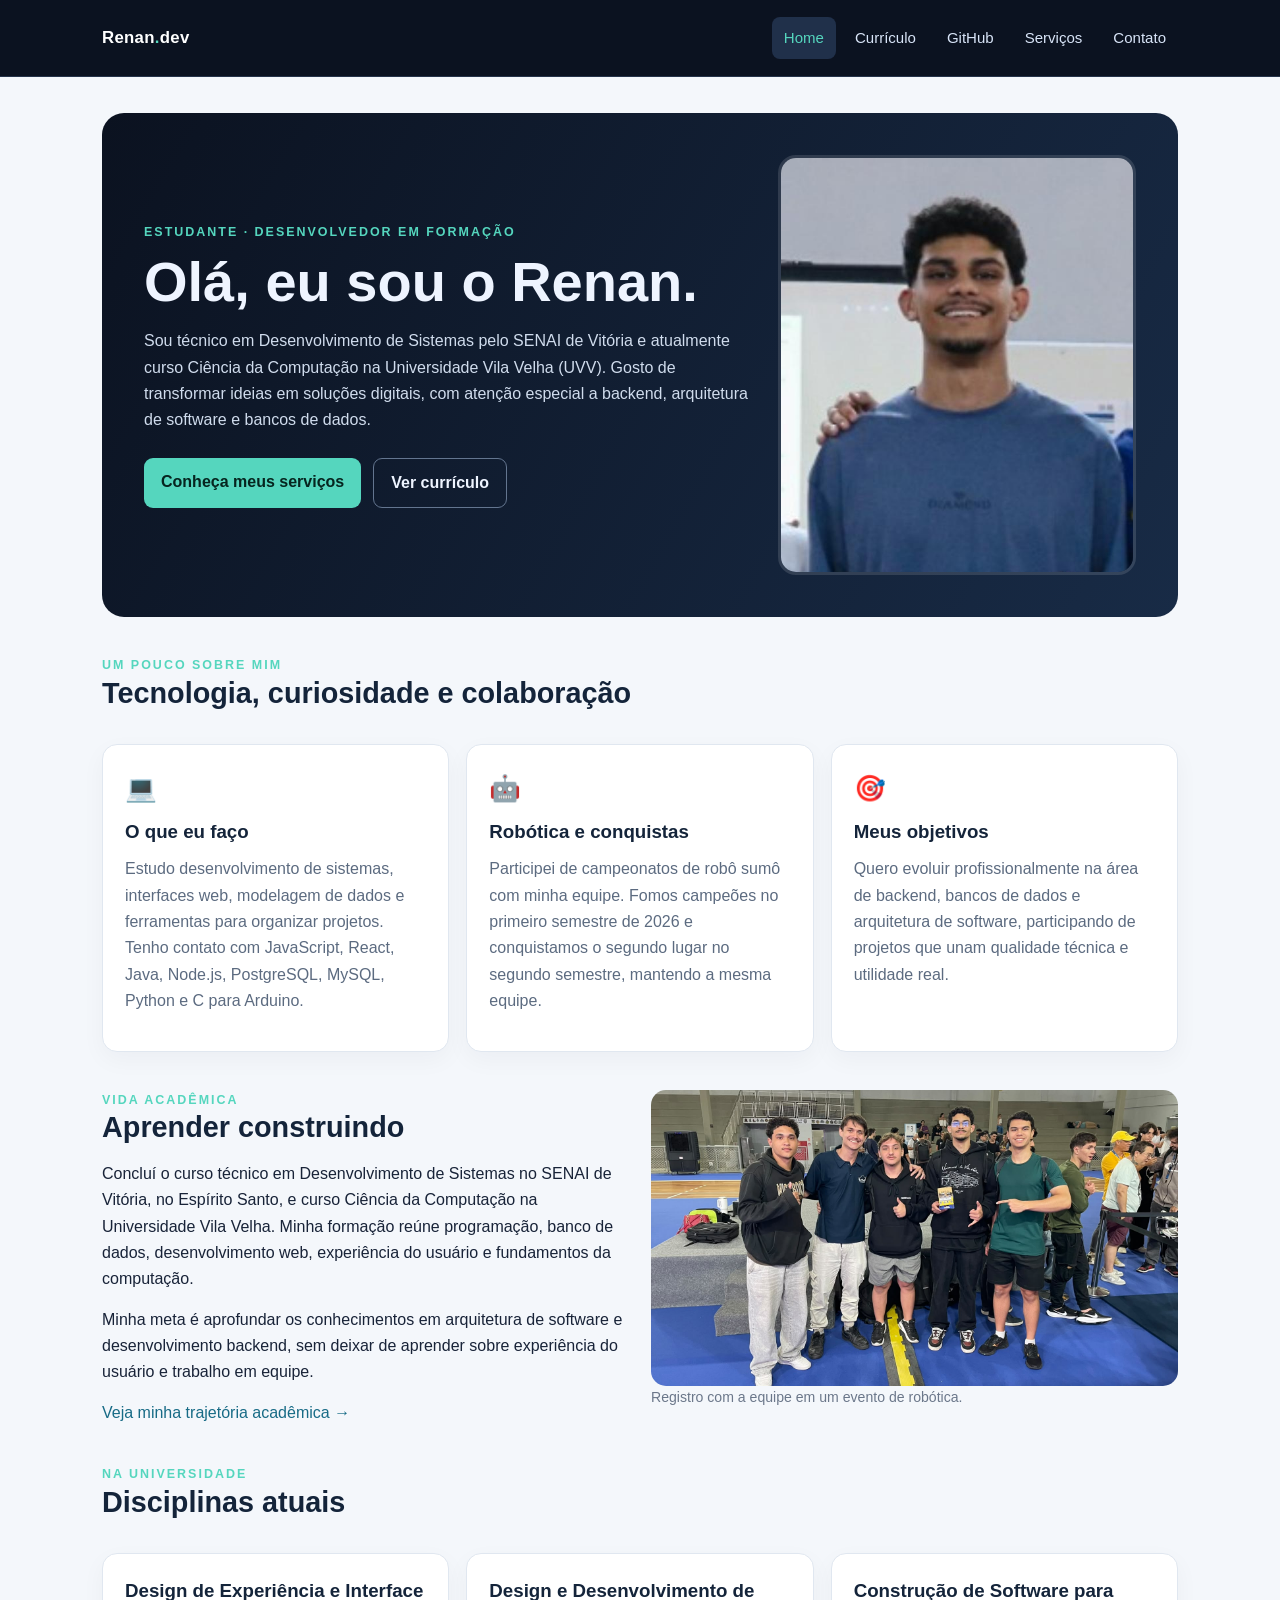
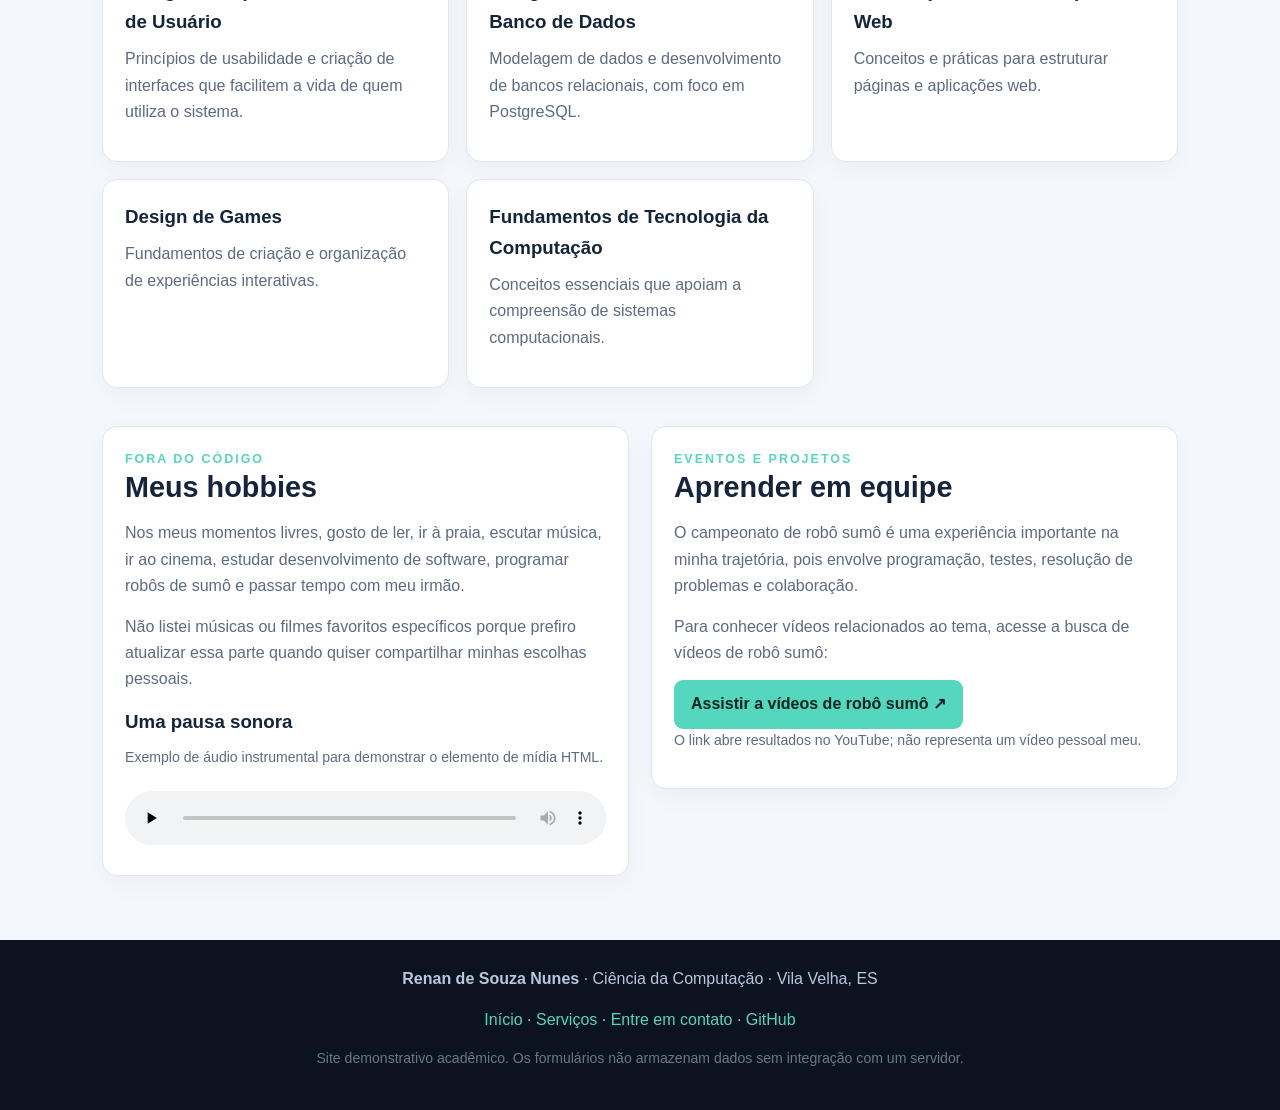
<file: index.html>
<!doctype html>
<html lang="pt-BR">

<head>
    <meta charset="utf-8">
    <meta name="viewport" content="width=device-width, initial-scale=1">
    <meta name="description"
        content="Portfólio de Renan de Souza Nunes, estudante de Ciência da Computação e desenvolvedor.">
    <title>Início | Renan de Souza Nunes</title>
    <link rel="stylesheet" href="style.css">
</head>

<body>
    <header>
        <div class="nav-wrap"><a class="brand" href="index.html">Renan<span>.</span>dev</a>
            <nav aria-label="Menu principal"><a class="active" href="index.html">Home</a><a class=""
                    href="curriculo.html">Currículo</a><a class="" href="github.html">GitHub</a><a class=""
                    href="servicos.html">Serviços</a><a class="" href="contato.html">Contato</a></nav>
        </div>
    </header>
    <main>
        <section class="hero">
            <div>
                <div class="eyebrow">Estudante · Desenvolvedor em formação</div>
                <h1>Olá, eu sou o Renan.</h1>
                <p>Sou técnico em Desenvolvimento de Sistemas pelo SENAI de Vitória e atualmente curso Ciência da
                    Computação na Universidade Vila Velha (UVV). Gosto de transformar ideias em soluções digitais, com
                    atenção especial a backend, arquitetura de software e bancos de dados.</p>
                <div class="actions"><a class="btn" href="servicos.html">Conheça meus serviços</a><a
                        class="btn secondary" href="curriculo.html">Ver currículo</a></div>
            </div><img src="assets/eu.jpeg" alt="Eu segurando o robo da minha equipe do campeonato de robô sumô">
        </section>
        <section class="section">
            <div class="section-head">
                <div>
                    <div class="eyebrow">Um pouco sobre mim</div>
                    <h2>Tecnologia, curiosidade e colaboração</h2>
                </div>
            </div>
            <div class="grid">
                <article class="card">
                    <div class="icon">💻</div>
                    <h3>O que eu faço</h3>
                    <p>Estudo desenvolvimento de sistemas, interfaces web, modelagem de dados e ferramentas para
                        organizar projetos. Tenho contato com JavaScript, React, Java, Node.js, PostgreSQL, MySQL,
                        Python e C para Arduino.</p>
                </article>
                <article class="card">
                    <div class="icon">🤖</div>
                    <h3>Robótica e conquistas</h3>
                    <p>Participei de campeonatos de robô sumô com minha equipe. Fomos campeões no primeiro semestre de
                        2026 e conquistamos o segundo lugar no segundo semestre, mantendo a mesma equipe.</p>
                </article>
                <article class="card">
                    <div class="icon">🎯</div>
                    <h3>Meus objetivos</h3>
                    <p>Quero evoluir profissionalmente na área de backend, bancos de dados e arquitetura de software,
                        participando de projetos que unam qualidade técnica e utilidade real.</p>
                </article>
            </div>
        </section>
        <section class="section two-col">
            <div>
                <div class="eyebrow">Vida acadêmica</div>
                <h2>Aprender construindo</h2>
                <p>Concluí o curso técnico em Desenvolvimento de Sistemas no SENAI de Vitória, no Espírito Santo, e
                    curso Ciência da Computação na Universidade Vila Velha. Minha formação reúne programação, banco de
                    dados, desenvolvimento web, experiência do usuário e fundamentos da computação.</p>
                <p>Minha meta é aprofundar os conhecimentos em arquitetura de software e desenvolvimento backend, sem
                    deixar de aprender sobre experiência do usuário e trabalho em equipe.</p><a
                    href="curriculo.html">Veja minha trajetória acadêmica →</a>
            </div>
            <div><img class="photo-wide" src="assets/equipe_robo_sumo.jpeg"
                    alt="Eu e colegas de equipe após uma competição de robô sumô">
                <p class="small">Registro com a equipe em um evento de robótica.</p>
            </div>
        </section>
        <section class="section">
            <div class="section-head">
                <div>
                    <div class="eyebrow">Na universidade</div>
                    <h2>Disciplinas atuais</h2>
                </div>
            </div>
            <div class="grid">
                <article class="card">
                    <h3>Design de Experiência e Interface de Usuário</h3>
                    <p>Princípios de usabilidade e criação de interfaces que facilitem a vida de quem utiliza o sistema.
                    </p>
                </article>
                <article class="card">
                    <h3>Design e Desenvolvimento de Banco de Dados</h3>
                    <p>Modelagem de dados e desenvolvimento de bancos relacionais, com foco em PostgreSQL.</p>
                </article>
                <article class="card">
                    <h3>Construção de Software para Web</h3>
                    <p>Conceitos e práticas para estruturar páginas e aplicações web.</p>
                </article>
                <article class="card">
                    <h3>Design de Games</h3>
                    <p>Fundamentos de criação e organização de experiências interativas.</p>
                </article>
                <article class="card">
                    <h3>Fundamentos de Tecnologia da Computação</h3>
                    <p>Conceitos essenciais que apoiam a compreensão de sistemas computacionais.</p>
                </article>
            </div>
        </section>
        <section class="section two-col">
            <div class="card">
                <div class="eyebrow">Fora do código</div>
                <h2>Meus hobbies</h2>
                <p>Nos meus momentos livres, gosto de ler, ir à praia, escutar música, ir ao cinema, estudar
                    desenvolvimento de software, programar robôs de sumô e passar tempo com meu irmão.</p>
                <p>Não listei músicas ou filmes favoritos específicos porque prefiro atualizar essa parte quando quiser
                    compartilhar minhas escolhas pessoais.</p>
                <h3>Uma pausa sonora</h3>
                <p class="small">Exemplo de áudio instrumental para demonstrar o elemento de mídia HTML.</p><audio
                    controls preload="none">
                    <source src="https://www.soundhelix.com/examples/mp3/SoundHelix-Song-1.mp3" type="audio/mpeg">Seu
                    navegador não suporta áudio HTML.
                </audio>
            </div>
            <div class="card">
                <div class="eyebrow">Eventos e projetos</div>
                <h2>Aprender em equipe</h2>
                <p>O campeonato de robô sumô é uma experiência importante na minha trajetória, pois envolve programação,
                    testes, resolução de problemas e colaboração.</p>
                <p>Para conhecer vídeos relacionados ao tema, acesse a busca de vídeos de robô sumô:</p><a class="btn"
                    href="https://www.youtube.com/results?search_query=campeonato+robo+sumo" target="_blank"
                    rel="noopener">Assistir a vídeos de robô sumô ↗</a>
                <p class="small">O link abre resultados no YouTube; não representa um vídeo pessoal meu.</p>
            </div>
        </section>
    </main>
    <footer>
        <p><strong>Renan de Souza Nunes</strong> · Ciência da Computação · Vila Velha, ES</p>
        <p><a href="index.html">Início</a> · <a href="servicos.html">Serviços</a> · <a href="contato.html">Entre em
                contato</a> · <a href="https://github.com/NaNNunes" target="_blank" rel="noopener">GitHub</a></p>
        <p class="small">Site demonstrativo acadêmico. Os formulários não armazenam dados sem integração com um
            servidor.</p>
    </footer>
</body>

</html>
</file>
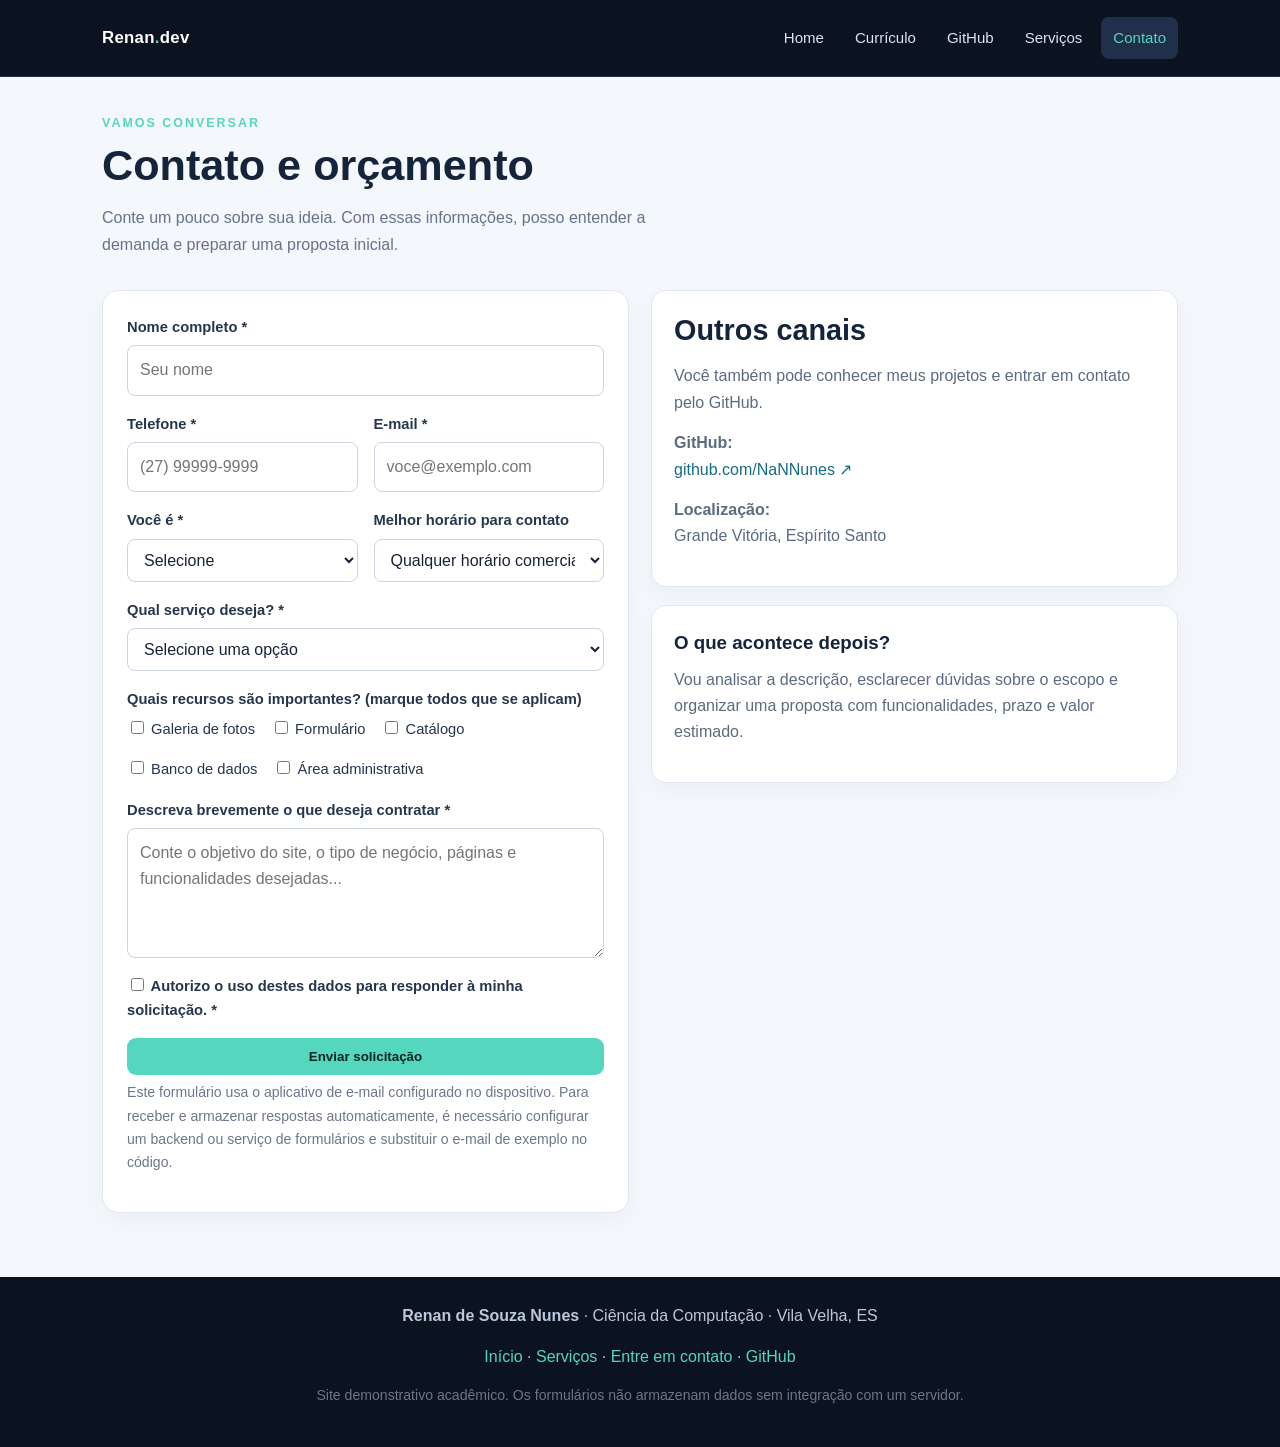
<file: contato.html>
<!doctype html>
<html lang="pt-BR">

<head>
    <meta charset="utf-8">
    <meta name="viewport" content="width=device-width, initial-scale=1">
    <meta name="description"
        content="Portfólio de Renan de Souza Nunes, estudante de Ciência da Computação e desenvolvedor.">
    <title>Contato | Renan de Souza Nunes</title>
    <link rel="stylesheet" href="style.css">
</head>

<body>
    <header>
        <div class="nav-wrap"><a class="brand" href="index.html">Renan<span>.</span>dev</a>
            <nav aria-label="Menu principal"><a class="" href="index.html">Home</a><a class=""
                    href="curriculo.html">Currículo</a><a class="" href="github.html">GitHub</a><a class=""
                    href="servicos.html">Serviços</a><a class="active" href="contato.html">Contato</a></nav>
        </div>
    </header>
    <main>
        <section class="section-head">
            <div>
                <div class="eyebrow">Vamos conversar</div>
                <h1 style="color:#14243a;font-size:2.7rem">Contato e orçamento</h1>
                <p>Conte um pouco sobre sua ideia. Com essas informações, posso entender a demanda e preparar uma
                    proposta inicial.</p>
            </div>
        </section>
        <div class="two-col">
            <div>
                <form action="mailto:renansouzanunes10@gmail.com" method="post" enctype="text/plain">
                    <div class="form-grid">
                        <div class="field full"><label for="nome">Nome completo *</label><input id="nome"
                                name="Nome completo" type="text" placeholder="Seu nome" autocomplete="name" required>
                        </div>
                        <div class="field"><label for="telefone">Telefone *</label><input id="telefone" name="Telefone"
                                type="tel" placeholder="(27) 99999-9999" autocomplete="tel" required></div>
                        <div class="field"><label for="email">E-mail *</label><input id="email" name="E-mail"
                                type="email" placeholder="voce@exemplo.com" autocomplete="email" required></div>
                        <div class="field"><label for="tipo-pessoa">Você é *</label><select id="tipo-pessoa"
                                name="Tipo de cliente" required>
                                <option value="">Selecione</option>
                                <option>Pessoa física</option>
                                <option>Pessoa jurídica</option>
                            </select></div>
                        <div class="field"><label for="horario">Melhor horário para contato</label><select id="horario"
                                name="Melhor horário">
                                <option>Qualquer horário comercial</option>
                                <option>Manhã (8h–12h)</option>
                                <option>Tarde (12h–18h)</option>
                                <option>Noite (após 18h)</option>
                            </select></div>
                        <div class="field full"><label for="servico">Qual serviço deseja? *</label><select id="servico"
                                name="Serviço desejado" required>
                                <option value="">Selecione uma opção</option>
                                <option>Site estático (HTML e CSS)</option>
                                <option>Site institucional de 1 a 2 páginas</option>
                                <option>Site institucional de 3 a 5 páginas</option>
                                <option>Site com mais de 5 páginas</option>
                                <option>Site dinâmico</option>
                                <option>Sistema ou site avançado</option>
                                <option>Manutenção ou melhoria de site existente</option>
                                <option>Outro / preciso de orientação</option>
                            </select></div>
                        <div class="field full"><label>Quais recursos são importantes? (marque todos que se
                                aplicam)</label>
                            <div class="choice-row"><label><input type="checkbox" name="Recursos"
                                        value="Galeria de fotos" style="width:auto"> Galeria de
                                    fotos</label><label><input type="checkbox" name="Recursos" value="Formulário"
                                        style="width:auto"> Formulário</label><label><input type="checkbox"
                                        name="Recursos" value="Catálogo de produtos" style="width:auto">
                                    Catálogo</label><label><input type="checkbox" name="Recursos" value="Banco de dados"
                                        style="width:auto"> Banco de dados</label><label><input type="checkbox"
                                        name="Recursos" value="Área administrativa" style="width:auto"> Área
                                    administrativa</label></div>
                        </div>
                        <div class="field full"><label for="descricao">Descreva brevemente o que deseja contratar
                                *</label><textarea id="descricao" name="Descrição do projeto"
                                placeholder="Conte o objetivo do site, o tipo de negócio, páginas e funcionalidades desejadas..."
                                required></textarea></div>
                        <div class="field full"><label><input type="checkbox" name="Autorização de contato" value="Sim"
                                    required style="width:auto"> Autorizo o uso destes dados para responder à minha
                                solicitação. *</label></div>
                        <div class="field full"><button class="btn" type="submit">Enviar solicitação</button>
                            <p class="small">Este formulário usa o aplicativo de e-mail configurado no dispositivo. Para
                                receber e armazenar respostas automaticamente, é necessário configurar um backend ou
                                serviço de formulários e substituir o e-mail de exemplo no código.</p>
                        </div>
                    </div>
                </form>
            </div>
            <aside>
                <div class="card">
                    <h2>Outros canais</h2>
                    <p>Você também pode conhecer meus projetos e entrar em contato pelo GitHub.</p>
                    <p><strong>GitHub:</strong><br><a href="https://github.com/NaNNunes" target="_blank"
                            rel="noopener">github.com/NaNNunes ↗</a></p>
                    <p><strong>Localização:</strong><br>Grande Vitória, Espírito Santo</p>
                </div>
                <div class="card" style="margin-top:18px">
                    <h3>O que acontece depois?</h3>
                    <p>Vou analisar a descrição, esclarecer dúvidas sobre o escopo e organizar uma proposta com
                        funcionalidades, prazo e valor estimado.</p>
                </div>
            </aside>
        </div>
    </main>
    <footer>
        <p><strong>Renan de Souza Nunes</strong> · Ciência da Computação · Vila Velha, ES</p>
        <p><a href="index.html">Início</a> · <a href="servicos.html">Serviços</a> · <a href="contato.html">Entre em
                contato</a> · <a href="https://github.com/NaNNunes" target="_blank" rel="noopener">GitHub</a></p>
        <p class="small">Site demonstrativo acadêmico. Os formulários não armazenam dados sem integração com um
            servidor.</p>
    </footer>
</body>

</html>
</file>
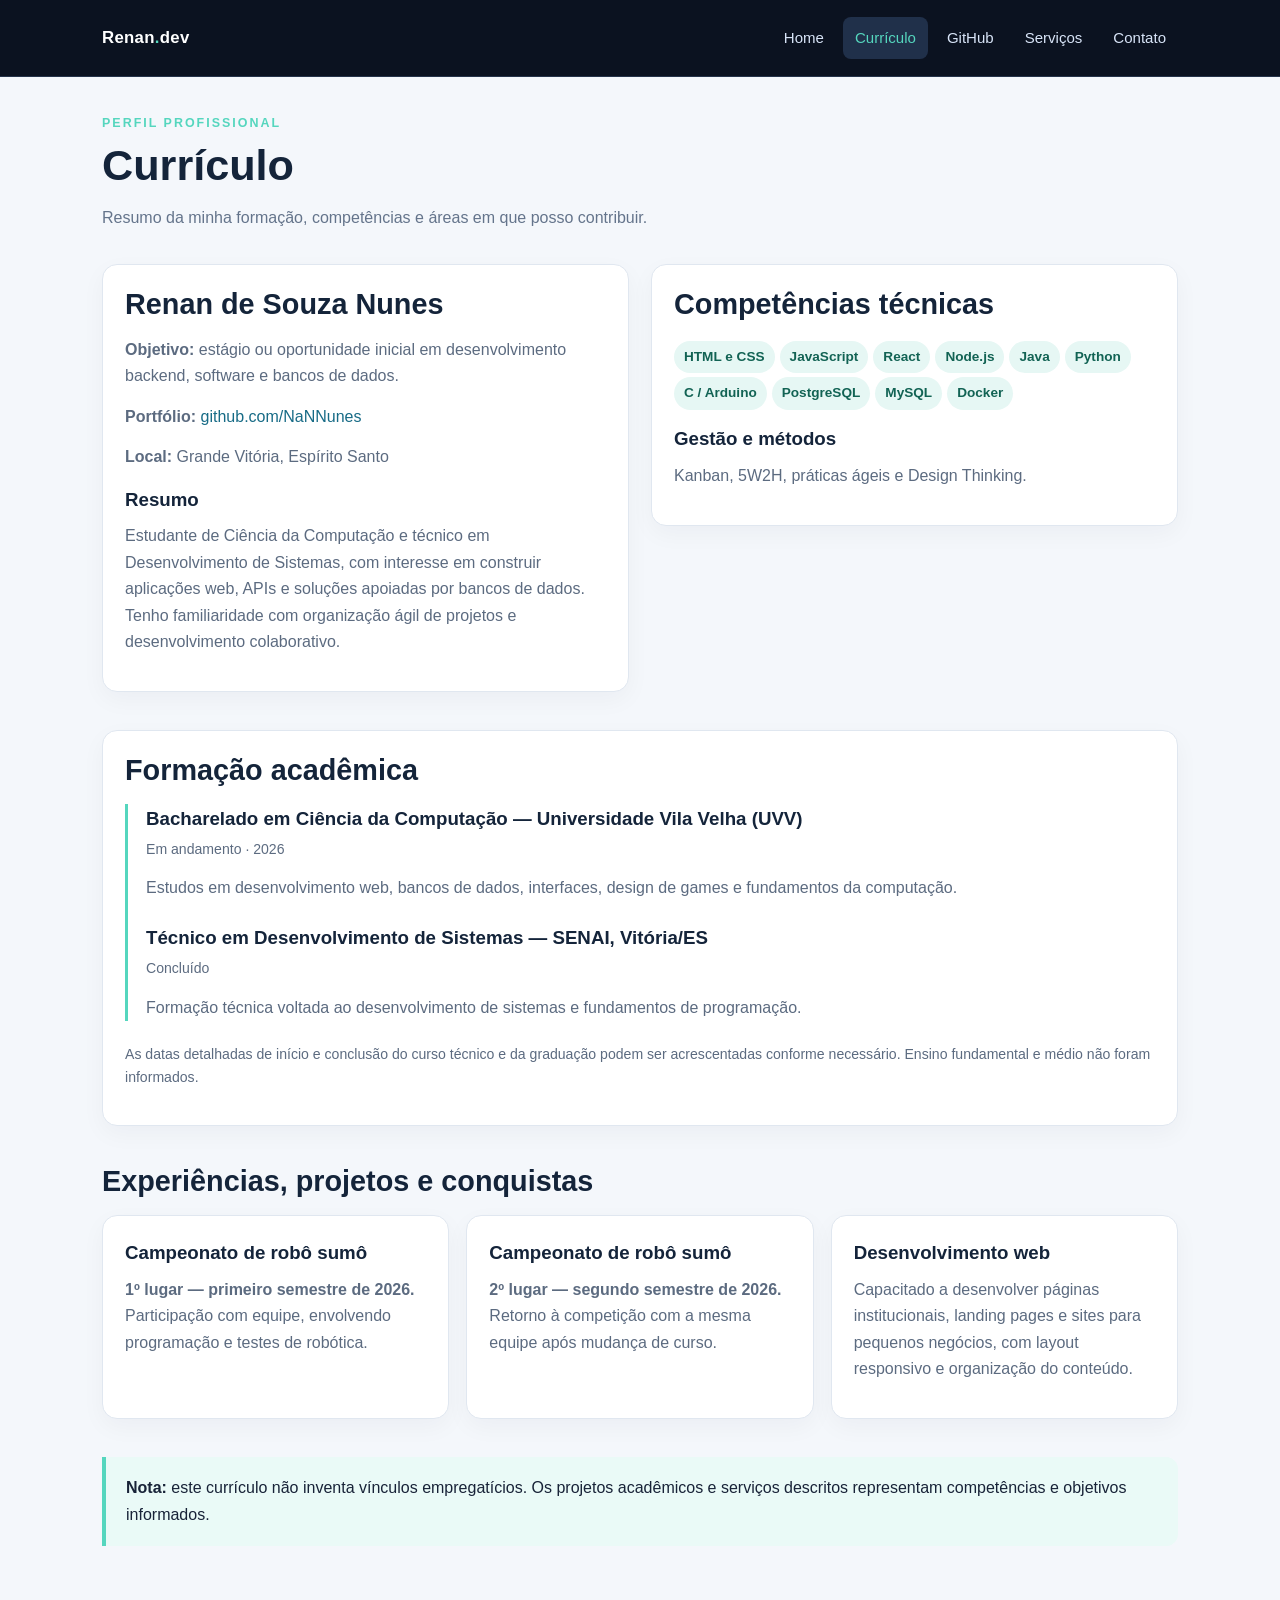
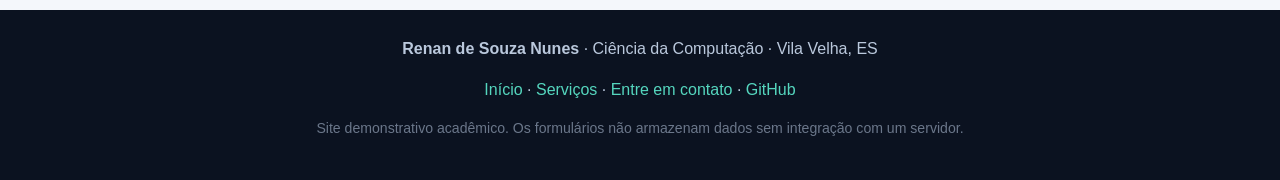
<file: curriculo.html>
<!doctype html>
<html lang="pt-BR">

<head>
    <meta charset="utf-8">
    <meta name="viewport" content="width=device-width, initial-scale=1">
    <meta name="description"
        content="Portfólio de Renan de Souza Nunes, estudante de Ciência da Computação e desenvolvedor.">
    <title>Currículo | Renan de Souza Nunes</title>
    <link rel="stylesheet" href="style.css">
</head>

<body>
    <header>
        <div class="nav-wrap"><a class="brand" href="index.html">Renan<span>.</span>dev</a>
            <nav aria-label="Menu principal"><a class="" href="index.html">Home</a><a class="active"
                    href="curriculo.html">Currículo</a><a class="" href="github.html">GitHub</a><a class=""
                    href="servicos.html">Serviços</a><a class="" href="contato.html">Contato</a></nav>
        </div>
    </header>
    <main>
        <section class="section-head">
            <div>
                <div class="eyebrow">Perfil profissional</div>
                <h1 style="color:#14243a;font-size:2.7rem">Currículo</h1>
                <p>Resumo da minha formação, competências e áreas em que posso contribuir.</p>
            </div>
        </section>
        <section class="two-col">
            <div class="card">
                <h2>Renan de Souza Nunes</h2>
                <p><strong>Objetivo:</strong> estágio ou oportunidade inicial em desenvolvimento backend, software e
                    bancos de dados.</p>
                <p><strong>Portfólio:</strong> <a href="https://github.com/NaNNunes" target="_blank"
                        rel="noopener">github.com/NaNNunes</a></p>
                <p><strong>Local:</strong> Grande Vitória, Espírito Santo</p>
                <h3>Resumo</h3>
                <p>Estudante de Ciência da Computação e técnico em Desenvolvimento de Sistemas, com interesse em
                    construir aplicações web, APIs e soluções apoiadas por bancos de dados. Tenho familiaridade com
                    organização ágil de projetos e desenvolvimento colaborativo.</p>
            </div>
            <div class="card">
                <h2>Competências técnicas</h2>
                <p><span class="pill">HTML e CSS</span><span class="pill">JavaScript</span><span
                        class="pill">React</span><span class="pill">Node.js</span><span class="pill">Java</span><span
                        class="pill">Python</span><span class="pill">C / Arduino</span><span
                        class="pill">PostgreSQL</span><span class="pill">MySQL</span><span class="pill">Docker</span>
                </p>
                <h3>Gestão e métodos</h3>
                <p>Kanban, 5W2H, práticas ágeis e Design Thinking.</p>
            </div>
        </section>
        <section class="section card">
            <h2>Formação acadêmica</h2>
            <div class="timeline">
                <article>
                    <h3>Bacharelado em Ciência da Computação — Universidade Vila Velha (UVV)</h3>
                    <p class="small">Em andamento · 2026</p>
                    <p>Estudos em desenvolvimento web, bancos de dados, interfaces, design de games e fundamentos da
                        computação.</p>
                </article>
                <article>
                    <h3>Técnico em Desenvolvimento de Sistemas — SENAI, Vitória/ES</h3>
                    <p class="small">Concluído</p>
                    <p>Formação técnica voltada ao desenvolvimento de sistemas e fundamentos de programação.</p>
                </article>
            </div>
            <p class="small">As datas detalhadas de início e conclusão do curso técnico e da graduação podem ser
                acrescentadas conforme necessário. Ensino fundamental e médio não foram informados.</p>
        </section>
        <section class="section">
            <h2>Experiências, projetos e conquistas</h2>
            <div class="grid">
                <article class="card">
                    <h3>Campeonato de robô sumô</h3>
                    <p><strong>1º lugar — primeiro semestre de 2026.</strong> Participação com equipe, envolvendo
                        programação e testes de robótica.</p>
                </article>
                <article class="card">
                    <h3>Campeonato de robô sumô</h3>
                    <p><strong>2º lugar — segundo semestre de 2026.</strong> Retorno à competição com a mesma equipe
                        após mudança de curso.</p>
                </article>
                <article class="card">
                    <h3>Desenvolvimento web</h3>
                    <p>Capacitado a desenvolver páginas institucionais, landing pages e sites para pequenos negócios,
                        com layout responsivo e organização do conteúdo.</p>
                </article>
            </div>
        </section>
        <section class="section callout"><strong>Nota:</strong> este currículo não inventa vínculos empregatícios. Os
            projetos acadêmicos e serviços descritos representam competências e objetivos informados.</section>
    </main>
    <footer>
        <p><strong>Renan de Souza Nunes</strong> · Ciência da Computação · Vila Velha, ES</p>
        <p><a href="index.html">Início</a> · <a href="servicos.html">Serviços</a> · <a href="contato.html">Entre em
                contato</a> · <a href="https://github.com/NaNNunes" target="_blank" rel="noopener">GitHub</a></p>
        <p class="small">Site demonstrativo acadêmico. Os formulários não armazenam dados sem integração com um
            servidor.</p>
    </footer>
</body>

</html>
</file>
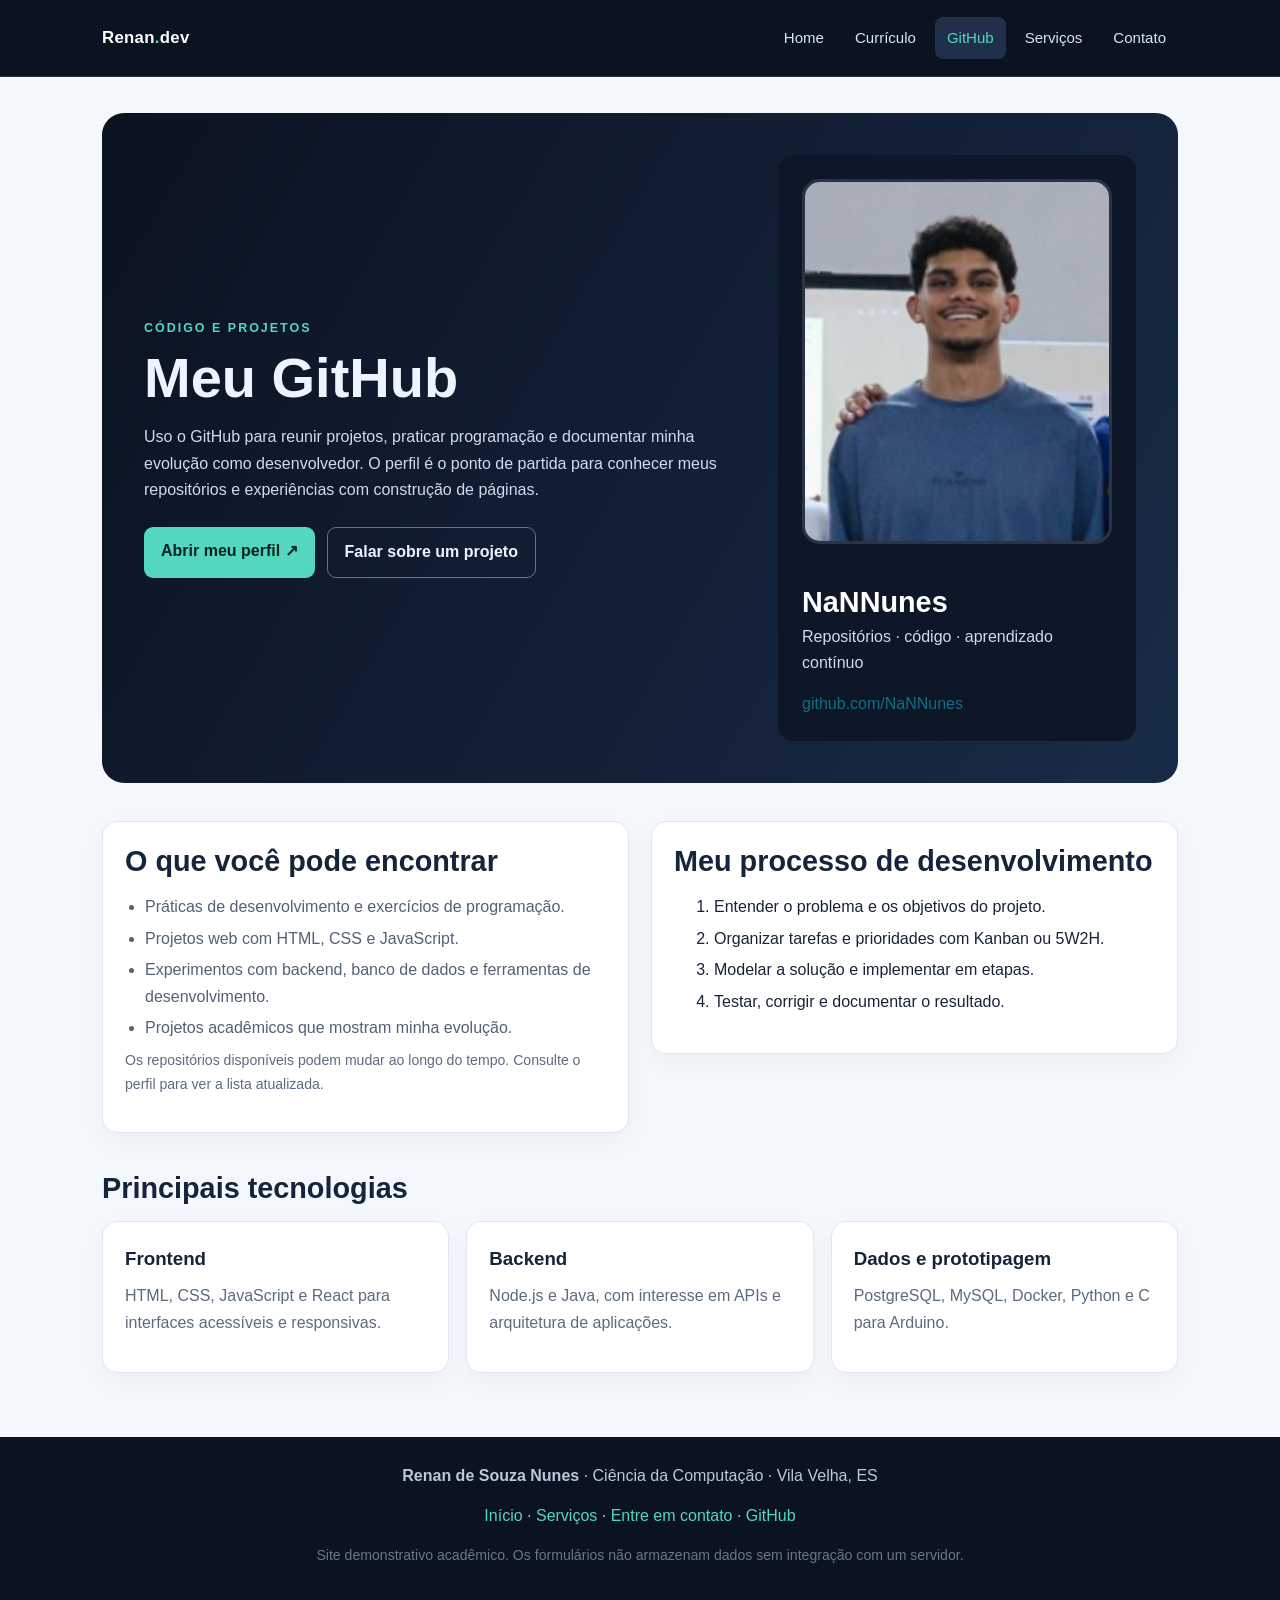
<file: github.html>
<!doctype html>
<html lang="pt-BR">

<head>
    <meta charset="utf-8">
    <meta name="viewport" content="width=device-width, initial-scale=1">
    <meta name="description"
        content="Portfólio de Renan de Souza Nunes, estudante de Ciência da Computação e desenvolvedor.">
    <title>GitHub | Renan de Souza Nunes</title>
    <link rel="stylesheet" href="style.css">
</head>

<body>
    <header>
        <div class="nav-wrap"><a class="brand" href="index.html">Renan<span>.</span>dev</a>
            <nav aria-label="Menu principal"><a class="" href="index.html">Home</a><a class=""
                    href="curriculo.html">Currículo</a><a class="active" href="github.html">GitHub</a><a class=""
                    href="servicos.html">Serviços</a><a class="" href="contato.html">Contato</a></nav>
        </div>
    </header>
    <main>
        <section class="hero">
            <div>
                <div class="eyebrow">Código e projetos</div>
                <h1>Meu GitHub</h1>
                <p>Uso o GitHub para reunir projetos, praticar programação e documentar minha evolução como
                    desenvolvedor. O perfil é o ponto de partida para conhecer meus repositórios e experiências com
                    construção de páginas.</p>
                <div class="actions"><a class="btn" href="https://github.com/NaNNunes" target="_blank"
                        rel="noopener">Abrir meu perfil ↗</a><a class="btn secondary" href="contato.html">Falar sobre um
                        projeto</a></div>
            </div>
            <div class="repo">
                <div class="github-mark"><img src="./assets/eu.jpeg" alt="Minha foto de peril do git hub segurando meu robo sumo"></div>
                <div>
                    <h2 style="color:white;margin-bottom:4px">NaNNunes</h2>
                    <p>Repositórios · código · aprendizado contínuo</p><a href="https://github.com/NaNNunes"
                        target="_blank" rel="noopener">github.com/NaNNunes</a>
                </div>
            </div>
        </section>
        <section class="section two-col">
            <div class="card">
                <h2>O que você pode encontrar</h2>
                <ul class="clean">
                    <li>Práticas de desenvolvimento e exercícios de programação.</li>
                    <li>Projetos web com HTML, CSS e JavaScript.</li>
                    <li>Experimentos com backend, banco de dados e ferramentas de desenvolvimento.</li>
                    <li>Projetos acadêmicos que mostram minha evolução.</li>
                </ul>
                <p class="small">Os repositórios disponíveis podem mudar ao longo do tempo. Consulte o perfil para ver a
                    lista atualizada.</p>
            </div>
            <div class="card">
                <h2>Meu processo de desenvolvimento</h2>
                <ol class="clean">
                    <li>Entender o problema e os objetivos do projeto.</li>
                    <li>Organizar tarefas e prioridades com Kanban ou 5W2H.</li>
                    <li>Modelar a solução e implementar em etapas.</li>
                    <li>Testar, corrigir e documentar o resultado.</li>
                </ol>
            </div>
        </section>
        <section class="section">
            <h2>Principais tecnologias</h2>
            <div class="grid">
                <article class="card">
                    <h3>Frontend</h3>
                    <p>HTML, CSS, JavaScript e React para interfaces acessíveis e responsivas.</p>
                </article>
                <article class="card">
                    <h3>Backend</h3>
                    <p>Node.js e Java, com interesse em APIs e arquitetura de aplicações.</p>
                </article>
                <article class="card">
                    <h3>Dados e prototipagem</h3>
                    <p>PostgreSQL, MySQL, Docker, Python e C para Arduino.</p>
                </article>
            </div>
        </section>
    </main>
    <footer>
        <p><strong>Renan de Souza Nunes</strong> · Ciência da Computação · Vila Velha, ES</p>
        <p><a href="index.html">Início</a> · <a href="servicos.html">Serviços</a> · <a href="contato.html">Entre em
                contato</a> · <a href="https://github.com/NaNNunes" target="_blank" rel="noopener">GitHub</a></p>
        <p class="small">Site demonstrativo acadêmico. Os formulários não armazenam dados sem integração com um
            servidor.</p>
    </footer>
</body>

</html>
</file>
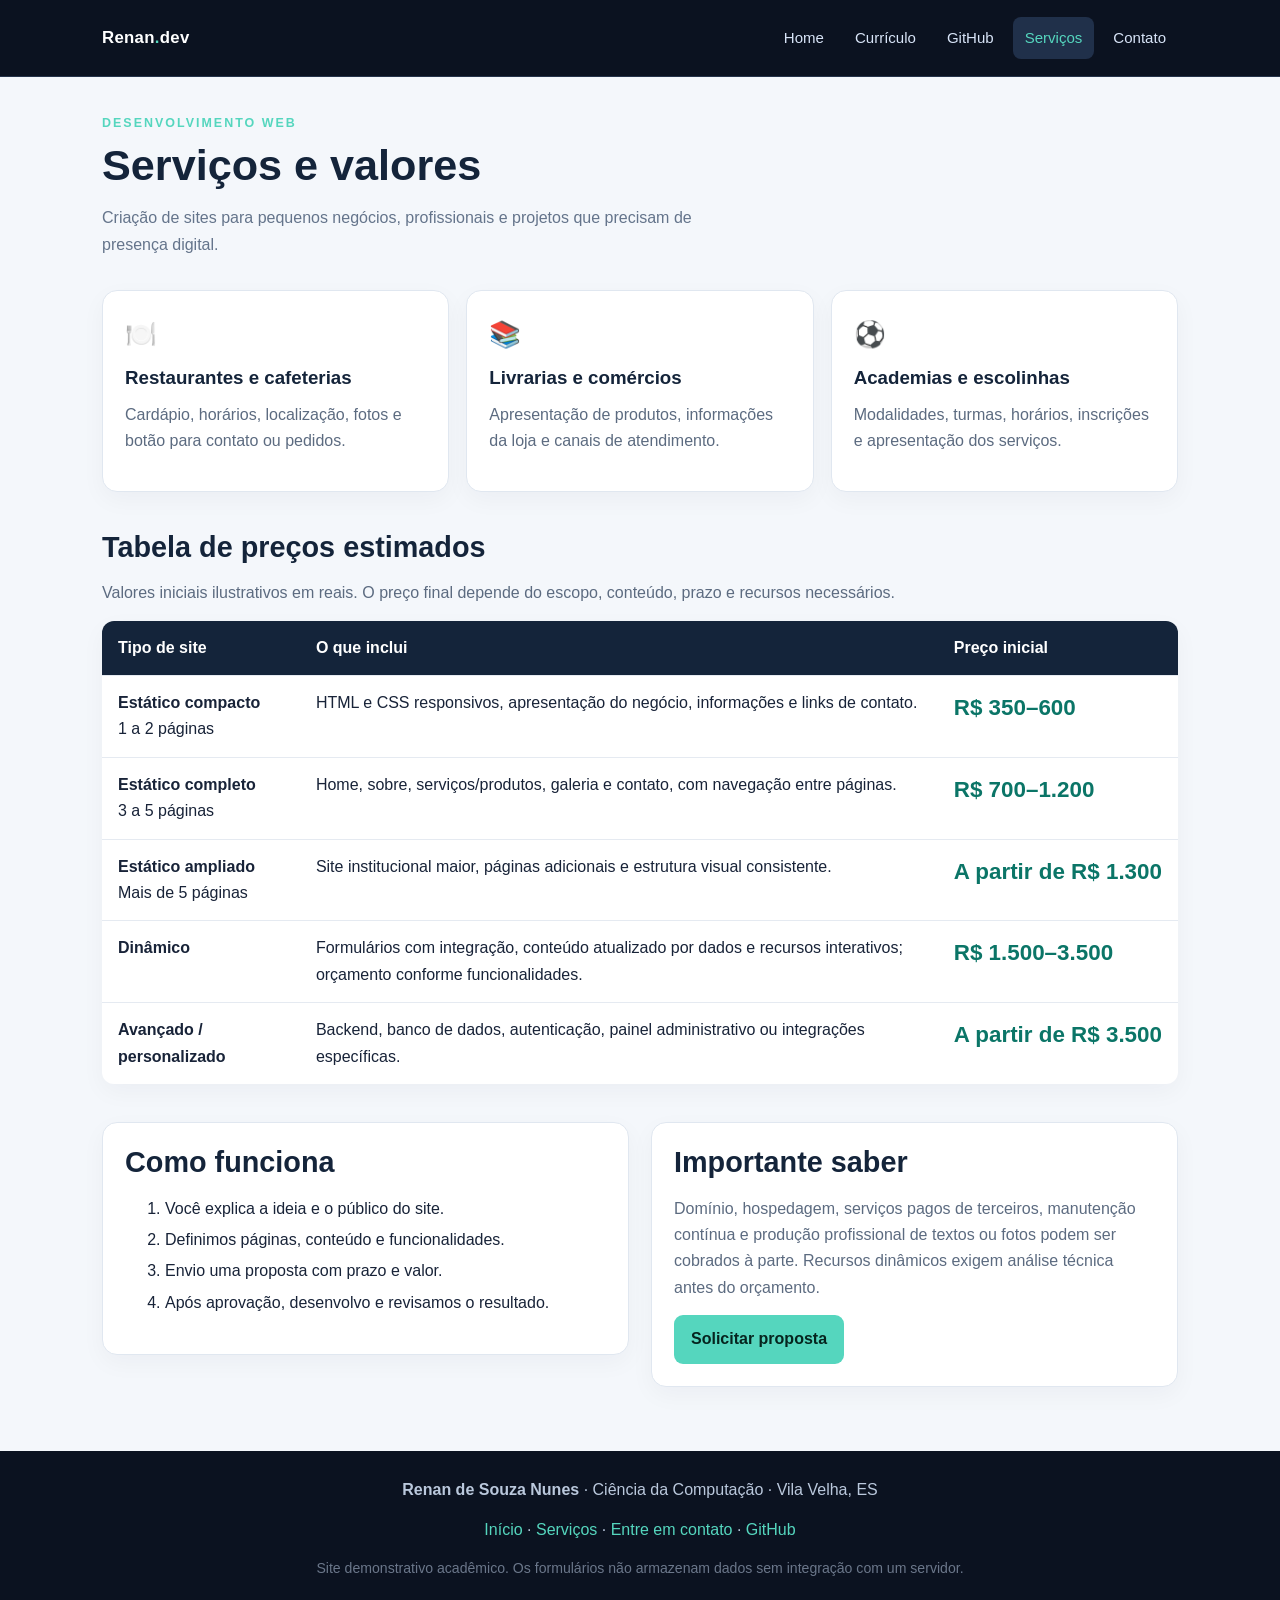
<file: servicos.html>
<!doctype html>
<html lang="pt-BR">

<head>
    <meta charset="utf-8">
    <meta name="viewport" content="width=device-width, initial-scale=1">
    <meta name="description"
        content="Portfólio de Renan de Souza Nunes, estudante de Ciência da Computação e desenvolvedor.">
    <title>Serviços | Renan de Souza Nunes</title>
    <link rel="stylesheet" href="style.css">
</head>

<body>
    <header>
        <div class="nav-wrap"><a class="brand" href="index.html">Renan<span>.</span>dev</a>
            <nav aria-label="Menu principal"><a class="" href="index.html">Home</a><a class=""
                    href="curriculo.html">Currículo</a><a class="" href="github.html">GitHub</a><a class="active"
                    href="servicos.html">Serviços</a><a class="" href="contato.html">Contato</a></nav>
        </div>
    </header>
    <main>
        <section class="section-head">
            <div>
                <div class="eyebrow">Desenvolvimento web</div>
                <h1 style="color:#14243a;font-size:2.7rem">Serviços e valores</h1>
                <p>Criação de sites para pequenos negócios, profissionais e projetos que precisam de presença digital.
                </p>
            </div>
        </section>
        <section class="grid">
            <article class="card">
                <div class="icon">🍽️</div>
                <h3>Restaurantes e cafeterias</h3>
                <p>Cardápio, horários, localização, fotos e botão para contato ou pedidos.</p>
            </article>
            <article class="card">
                <div class="icon">📚</div>
                <h3>Livrarias e comércios</h3>
                <p>Apresentação de produtos, informações da loja e canais de atendimento.</p>
            </article>
            <article class="card">
                <div class="icon">⚽</div>
                <h3>Academias e escolinhas</h3>
                <p>Modalidades, turmas, horários, inscrições e apresentação dos serviços.</p>
            </article>
        </section>
        <section class="section">
            <h2>Tabela de preços estimados</h2>
            <p class="muted">Valores iniciais ilustrativos em reais. O preço final depende do escopo, conteúdo, prazo e
                recursos necessários.</p>
            <table>
                <thead>
                    <tr>
                        <th>Tipo de site</th>
                        <th>O que inclui</th>
                        <th>Preço inicial</th>
                    </tr>
                </thead>
                <tbody>
                    <tr>
                        <td><strong>Estático compacto</strong><br>1 a 2 páginas</td>
                        <td>HTML e CSS responsivos, apresentação do negócio, informações e links de contato.</td>
                        <td class="price">R$ 350–600</td>
                    </tr>
                    <tr>
                        <td><strong>Estático completo</strong><br>3 a 5 páginas</td>
                        <td>Home, sobre, serviços/produtos, galeria e contato, com navegação entre páginas.</td>
                        <td class="price">R$ 700–1.200</td>
                    </tr>
                    <tr>
                        <td><strong>Estático ampliado</strong><br>Mais de 5 páginas</td>
                        <td>Site institucional maior, páginas adicionais e estrutura visual consistente.</td>
                        <td class="price">A partir de R$ 1.300</td>
                    </tr>
                    <tr>
                        <td><strong>Dinâmico</strong></td>
                        <td>Formulários com integração, conteúdo atualizado por dados e recursos interativos; orçamento
                            conforme funcionalidades.</td>
                        <td class="price">R$ 1.500–3.500</td>
                    </tr>
                    <tr>
                        <td><strong>Avançado / personalizado</strong></td>
                        <td>Backend, banco de dados, autenticação, painel administrativo ou integrações específicas.
                        </td>
                        <td class="price">A partir de R$ 3.500</td>
                    </tr>
                </tbody>
            </table>
        </section>
        <section class="section two-col">
            <div class="card">
                <h2>Como funciona</h2>
                <ol class="clean">
                    <li>Você explica a ideia e o público do site.</li>
                    <li>Definimos páginas, conteúdo e funcionalidades.</li>
                    <li>Envio uma proposta com prazo e valor.</li>
                    <li>Após aprovação, desenvolvo e revisamos o resultado.</li>
                </ol>
            </div>
            <div class="card">
                <h2>Importante saber</h2>
                <p>Domínio, hospedagem, serviços pagos de terceiros, manutenção contínua e produção profissional de
                    textos ou fotos podem ser cobrados à parte. Recursos dinâmicos exigem análise técnica antes do
                    orçamento.</p><a class="btn" href="contato.html">Solicitar proposta</a>
            </div>
        </section>
    </main>
    <footer>
        <p><strong>Renan de Souza Nunes</strong> · Ciência da Computação · Vila Velha, ES</p>
        <p><a href="index.html">Início</a> · <a href="servicos.html">Serviços</a> · <a href="contato.html">Entre em
                contato</a> · <a href="https://github.com/NaNNunes" target="_blank" rel="noopener">GitHub</a></p>
        <p class="small">Site demonstrativo acadêmico. Os formulários não armazenam dados sem integração com um
            servidor.</p>
    </footer>
</body>

</html>
</file>
<file: style.css>
:root {
    --bg: #0b1220;
    --panel: #121d31;
    --panel2: #17243a;
    --text: #eef4ff;
    --muted: #aab8ce;
    --accent: #55d6be;
    --accent2: #78a9ff;
    --line: #2a3a54;
    --white: #fff
}

* {
    box-sizing: border-box
}

html {
    scroll-behavior: smooth
}

body {
    margin: 0;
    font-family: Inter, Segoe UI, Arial, sans-serif;
    background: #f4f7fb;
    color: #182338;
    line-height: 1.65
}

a {
    color: #176b86;
    text-decoration: none
}

a:hover {
    text-decoration: underline
}

header {
    background: var(--bg);
    color: var(--text);
    position: sticky;
    top: 0;
    z-index: 10;
    border-bottom: 1px solid #25334a
}

.nav-wrap {
    max-width: 1120px;
    margin: auto;
    padding: 0 22px;
    display: flex;
    align-items: center;
    justify-content: space-between;
    gap: 20px;
    min-height: 76px
}

.brand {
    font-weight: 800;
    letter-spacing: .3px;
    color: white;
    font-size: 1.05rem
}

.brand span {
    color: var(--accent)
}

nav {
    display: flex;
    gap: 7px;
    flex-wrap: wrap
}

nav a {
    color: #d8e4f7;
    padding: 9px 12px;
    border-radius: 8px;
    font-size: .94rem
}

nav a:hover,
nav a.active {
    background: #20304a;
    color: var(--accent);
    text-decoration: none
}

main {
    max-width: 1120px;
    margin: auto;
    padding: 36px 22px 64px
}

.hero {
    background: linear-gradient(120deg, #0b1220, #182b46);
    color: var(--text);
    border-radius: 22px;
    padding: 42px;
    display: grid;
    grid-template-columns: 1.35fr .8fr;
    gap: 30px;
    align-items: center;
    overflow: hidden
}

.eyebrow {
    color: var(--accent);
    text-transform: uppercase;
    font-size: .78rem;
    letter-spacing: 2px;
    font-weight: 800
}

h1 {
    font-size: clamp(2.1rem, 5vw, 3.5rem);
    line-height: 1.1;
    margin: .5rem 0 1rem
}

h2 {
    font-size: 1.8rem;
    line-height: 1.2;
    margin: 0 0 16px;
    color: #14243a
}

h3 {
    margin: 0 0 8px;
    color: #14243a
}

p {
    margin: 0 0 14px
}

.hero p {
    color: #d0dced;
    max-width: 680px
}

.hero img {
    width: 100%;
    max-height: 420px;
    object-fit: cover;
    object-position: center 25%;
    border-radius: 18px;
    border: 3px solid #ffffff20
}

.actions {
    display: flex;
    gap: 12px;
    flex-wrap: wrap;
    margin-top: 24px
}

.btn {
    display: inline-block;
    padding: 11px 17px;
    border-radius: 9px;
    background: var(--accent);
    color: #06251f;
    font-weight: 800;
    border: 0;
    cursor: pointer
}

.btn.secondary {
    background: transparent;
    color: #eef4ff;
    border: 1px solid #63758f
}

.btn:hover {
    filter: brightness(.95);
    text-decoration: none
}

.section {
    margin-top: 38px
}

.section-head {
    display: flex;
    justify-content: space-between;
    align-items: end;
    gap: 20px;
    margin-bottom: 18px
}

.section-head p {
    color: #64748b;
    max-width: 600px
}

.grid {
    display: grid;
    grid-template-columns: repeat(3, minmax(0, 1fr));
    gap: 17px
}

.card {
    background: white;
    border: 1px solid #e0e7f0;
    border-radius: 15px;
    padding: 22px;
    box-shadow: 0 8px 24px #14243a0a
}

.card p,
.muted {
    color: #5c6b80
}

.card .icon {
    font-size: 1.6rem;
    margin-bottom: 8px
}

.two-col {
    display: grid;
    grid-template-columns: 1fr 1fr;
    gap: 22px;
    align-items: start
}

.photo-wide {
    width: 100%;
    display: block;
    max-height: 420px;
    object-fit: cover;
    border-radius: 15px
}

.pill {
    display: inline-block;
    padding: 5px 10px;
    margin: 4px 5px 0 0;
    background: #e6f7f4;
    color: #126354;
    border-radius: 99px;
    font-size: .85rem;
    font-weight: 700
}

ul.clean {
    padding-left: 20px;
    margin: 8px 0;
    color: #526176
}

li {
    margin: 5px 0
}

table {
    border-collapse: collapse;
    width: 100%;
    background: white;
    border-radius: 12px;
    overflow: hidden;
    box-shadow: 0 8px 24px #14243a0a
}

th,
td {
    text-align: left;
    padding: 14px 16px;
    border-bottom: 1px solid #e5eaf1;
    vertical-align: top
}

th {
    background: #14243a;
    color: white
}

tr:last-child td {
    border-bottom: 0
}

.price {
    font-size: 1.4rem;
    font-weight: 850;
    color: #0b7567;
    white-space: nowrap
}

.callout {
    padding: 18px 20px;
    border-left: 4px solid var(--accent);
    background: #eafaf7;
    border-radius: 0 12px 12px 0
}

form {
    background: white;
    border: 1px solid #e0e7f0;
    border-radius: 16px;
    padding: 24px;
    box-shadow: 0 8px 24px #14243a0a
}

.form-grid {
    display: grid;
    grid-template-columns: 1fr 1fr;
    gap: 16px
}

.field {
    display: flex;
    flex-direction: column;
    gap: 6px
}

.field.full {
    grid-column: 1/-1
}

label {
    font-weight: 700;
    font-size: .92rem;
    color: #25364d
}

input,
select,
textarea {
    font: inherit;
    padding: 11px 12px;
    border: 1px solid #cbd5e1;
    border-radius: 8px;
    background: #fff;
    width: 100%;
    color: #182338
}

input:focus,
select:focus,
textarea:focus {
    outline: 3px solid #55d6be55;
    border-color: #168c7a
}

textarea {
    min-height: 130px;
    resize: vertical
}

.choice-row {
    display: flex;
    gap: 16px;
    flex-wrap: wrap
}

.choice-row label {
    font-weight: 500
}

footer {
    background: #0b1220;
    color: #bac8dc;
    padding: 26px 22px;
    text-align: center
}

footer a {
    color: var(--accent)
}

.small {
    font-size: .88rem;
    color: #6b778a
}

.timeline {
    border-left: 3px solid #55d6be;
    padding-left: 18px
}

.timeline article {
    margin: 0 0 22px
}

.timeline h3 {
    margin-bottom: 3px
}

.repo {
    background: #0e1728;
    color: #eaf1ff;
    padding: 24px;
    border-radius: 15px;
    display: flex;
    gap: 18px;
    align-items: center;
    flex-wrap: wrap
}

.repo .github-mark {
    font-size: 3rem
}

audio,
video {
    width: 100%;
    margin-top: 8px;
    border-radius: 10px
}

@media(max-width:780px) {
    .nav-wrap {
        align-items: flex-start;
        flex-direction: column;
        padding: 14px 18px;
        gap: 8px
    }

    nav {
        gap: 2px
    }

    nav a {
        padding: 7px 9px
    }

    .hero {
        grid-template-columns: 1fr;
        padding: 26px
    }

    .hero img {
        max-height: 380px
    }

    .grid {
        grid-template-columns: 1fr 1fr
    }

    .two-col {
        grid-template-columns: 1fr
    }

    .form-grid {
        grid-template-columns: 1fr
    }

    .field.full {
        grid-column: auto
    }

    main {
        padding: 24px 16px 45px
    }

    .section-head {
        display: block
    }
}

@media(max-width:480px) {
    .grid {
        grid-template-columns: 1fr
    }

    .hero {
        padding: 22px
    }

    .hero img {
        max-height: 320px
    }

    table {
        font-size: .9rem
    }

    th,
    td {
        padding: 10px
    }
}
</file>
